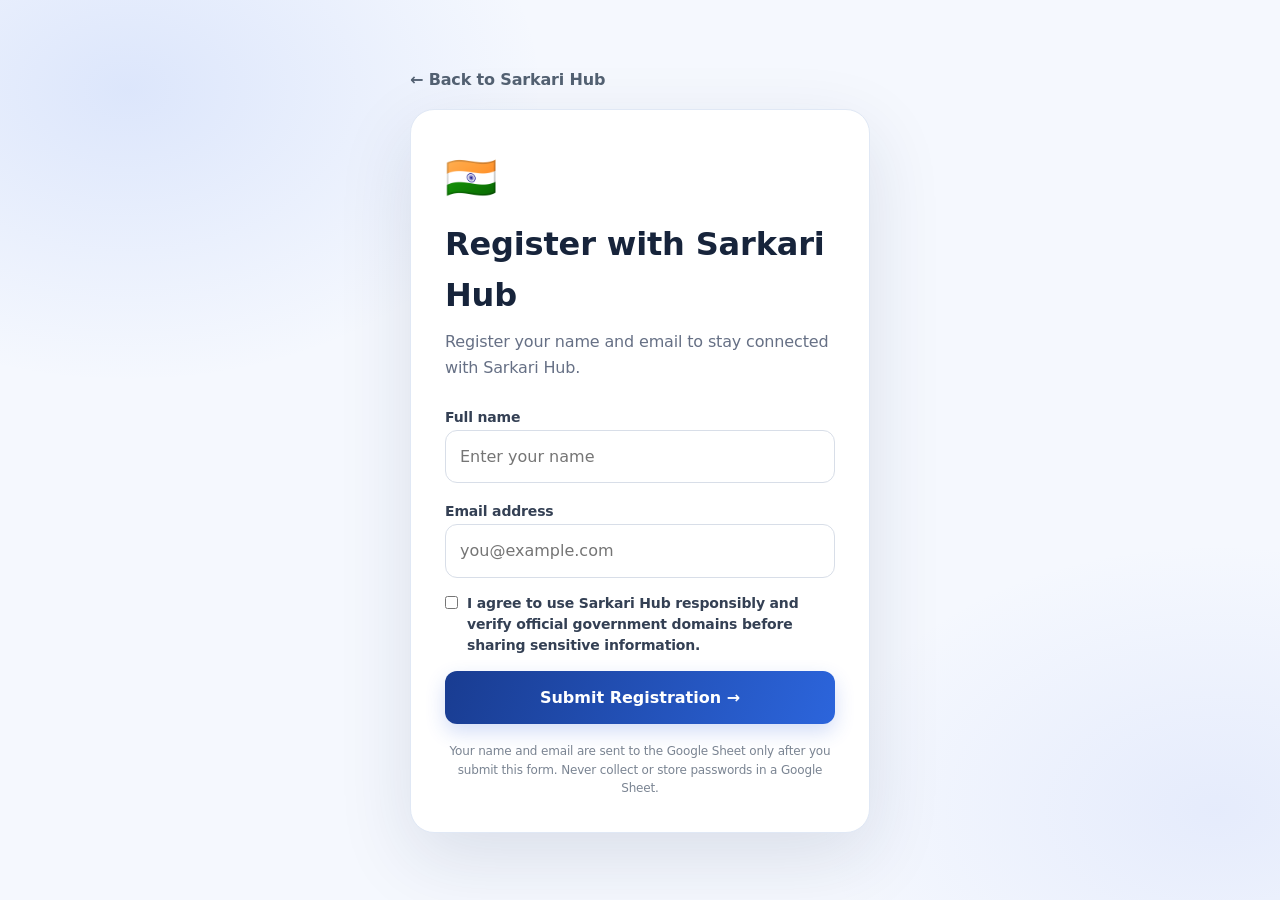
<file: signup.html>
<!DOCTYPE html>
<html lang="en">
<head>
  <meta charset="UTF-8">
  <meta name="viewport" content="width=device-width, initial-scale=1.0">
  <meta name="description" content="Create your Sarkari Hub account.">
  <title>Sign Up | Sarkari Hub</title>
  <link rel="stylesheet" href="style.css">
  <style>
    .signup-page{min-height:100vh;display:grid;place-items:center;padding:32px 18px;background:linear-gradient(135deg,#f7fafc,#eef4ff)}
    .signup-shell{width:min(100%,460px)}
    .signup-back{display:inline-flex;align-items:center;gap:7px;margin-bottom:16px;color:#526071;text-decoration:none;font-weight:700}
    .signup-card{background:#fff;border:1px solid #e4e9f0;border-radius:24px;padding:34px;box-shadow:0 20px 60px rgba(20,35,60,.10)}
    .signup-logo{font-size:42px;margin-bottom:8px}.signup-card h1{margin:0 0 8px;font-size:32px}.signup-card>p{margin:0 0 24px;color:#667085;line-height:1.6}
    .signup-form{display:grid;gap:15px}.signup-form label{font-size:14px;font-weight:800;color:#344054}.signup-form input{width:100%;box-sizing:border-box;padding:13px 14px;border:1px solid #d8dee8;border-radius:12px;font:inherit;outline:none}.signup-form input:focus{border-color:#2563eb;box-shadow:0 0 0 3px rgba(37,99,235,.10)}
    .signup-check{display:flex;gap:9px;align-items:flex-start;font-size:13px;color:#667085;line-height:1.5}.signup-check input{width:auto;margin-top:3px}.signup-btn{border:0;border-radius:12px;padding:14px;background:#111827;color:#fff;font:inherit;font-weight:800;cursor:pointer}.signup-btn:hover{opacity:.92}.signup-btn:disabled{opacity:.6;cursor:wait}
    .signup-message{display:none;padding:12px 14px;border-radius:12px;background:#ecfdf3;color:#067647;font-size:14px;font-weight:700;margin-bottom:15px}.signup-message.show{display:block}.signup-error{background:#fef2f2;color:#b42318}.signup-note{margin-top:18px;font-size:12px;color:#7a8492;line-height:1.55;text-align:center}
    body.dark .signup-page{background:#0b1220}.dark .signup-card{background:#111827;border-color:#263244}.dark .signup-card h1,.dark .signup-form label{color:#f3f4f6}.dark .signup-card>p,.dark .signup-back,.dark .signup-check,.dark .signup-note{color:#aab4c3}.dark .signup-form input{background:#0f172a;color:#fff;border-color:#334155}
    @media(max-width:520px){.signup-card{padding:25px 20px;border-radius:20px}.signup-card h1{font-size:28px}}
  </style>
</head>
<body>
  <main class="signup-page">
    <div class="signup-shell">
      <a class="signup-back" href="index.html">← Back to Sarkari Hub</a>
      <section class="signup-card">
        <div class="signup-logo">🇮🇳</div>
        <h1>Register with Sarkari Hub</h1>
        <p>Register your name and email to stay connected with Sarkari Hub.</p>
        <div id="signupMessage" class="signup-message"></div>
        <form id="signupForm" class="signup-form" novalidate>
          <div><label for="name">Full name</label><input id="name" name="name" type="text" placeholder="Enter your name" autocomplete="name" required></div>
          <div><label for="email">Email address</label><input id="email" name="email" type="email" placeholder="you@example.com" autocomplete="email" required></div>
          <label class="signup-check"><input id="terms" type="checkbox" required><span>I agree to use Sarkari Hub responsibly and verify official government domains before sharing sensitive information.</span></label>
          <button id="signupBtn" class="signup-btn" type="submit">Submit Registration →</button>
        </form>
        <div class="signup-note">Your name and email are sent to the Google Sheet only after you submit this form. Never collect or store passwords in a Google Sheet.</div>
      </section>
    </div>
  </main>
  <script>
    // After deploying your Google Apps Script Web App, paste its /exec URL below.
    const GOOGLE_SHEET_WEB_APP_URL = 'PASTE_YOUR_GOOGLE_APPS_SCRIPT_WEB_APP_URL_HERE';
    const form = document.getElementById('signupForm');
    const message = document.getElementById('signupMessage');
    const button = document.getElementById('signupBtn');

    function showMessage(text, error=false){
      message.textContent=text;
      message.className='signup-message show' + (error ? ' signup-error' : '');
    }

    form.addEventListener('submit', async (e)=>{
      e.preventDefault();
      if(!form.checkValidity()){form.reportValidity();return;}
      const name=document.getElementById('name').value.trim();
      const email=document.getElementById('email').value.trim();
      if(GOOGLE_SHEET_WEB_APP_URL.includes('PASTE_YOUR')){
        showMessage('Google Sheet connection is not configured yet. Add your Apps Script Web App URL in signup.html.',true);
        return;
      }
      button.disabled=true;
      button.textContent='Submitting...';
      try{
        const body=new URLSearchParams({name,email,source:'Sarkari Hub Sign Up'});
        await fetch(GOOGLE_SHEET_WEB_APP_URL,{method:'POST',mode:'no-cors',body});
        showMessage('Your registration was submitted. Thank you for joining Sarkari Hub! 🎉');
        form.reset();
      }catch(error){
        showMessage('Could not save your details right now. Please try again.',true);
      }finally{
        button.disabled=false;
        button.textContent='Submit Registration →';
      }
    });
  </script>
</body>
</html>
</file>
<file: style.css>
*{box-sizing:border-box;margin:0;padding:0}html{scroll-behavior:smooth}body{font-family:Inter,system-ui,-apple-system,Segoe UI,Roboto,sans-serif;background:#f6f8fc;color:#172033;line-height:1.6}a{text-decoration:none;color:inherit}.topbar{height:72px;background:rgba(255,255,255,.92);backdrop-filter:blur(14px);display:flex;align-items:center;justify-content:space-between;padding:0 6%;position:sticky;top:0;z-index:10;border-bottom:1px solid #e8ebf2}.brand{display:flex;align-items:center;gap:10px}.brand>span{font-size:30px}.brand strong{display:block;font-size:18px}.brand small{display:block;color:#778197;font-size:11px}.topbar nav{display:flex;align-items:center;gap:24px}.topbar nav a{font-size:14px;color:#596378;font-weight:600}.topbar nav a:hover{color:#155eef}.icon-btn{border:0;background:#eef2f8;border-radius:10px;padding:9px;cursor:pointer;font-size:16px}.hero{min-height:610px;padding:90px 7%;display:flex;align-items:center;justify-content:space-between;gap:50px;background:radial-gradient(circle at 85% 25%,#dceaff 0,transparent 32%),linear-gradient(135deg,#fff,#f3f7ff)}.hero-content{max-width:750px}.badge,.eyebrow{display:inline-block;color:#155eef;font-weight:800;font-size:12px;letter-spacing:1.2px}.badge{background:#e8f0ff;border:1px solid #d7e5ff;border-radius:99px;padding:7px 13px;letter-spacing:.3px}.hero h1{font-size:clamp(44px,7vw,76px);line-height:1.03;margin:20px 0 18px;letter-spacing:-3px}.hero h1 span{color:#155eef}.hero p{font-size:18px;color:#637087;max-width:650px}.search-wrap{display:flex;align-items:center;background:#fff;border:1px solid #dce2ec;box-shadow:0 14px 40px #1d4ed814;border-radius:16px;margin-top:30px;padding:0 15px;height:62px;max-width:680px}.search-wrap span{font-size:21px}.search-wrap input{flex:1;border:0;outline:0;font-size:16px;padding:0 12px;background:transparent;color:inherit}.search-wrap button{border:0;background:transparent;color:#99a1b2;cursor:pointer}.quick{display:flex;flex-wrap:wrap;gap:9px;margin-top:13px}.quick button{border:1px solid #dfe5ef;background:#fff;padding:7px 12px;border-radius:9px;cursor:pointer;color:#566176}.hero-card{width:340px;padding:28px 30px;border-radius:26px;background:#111827;color:#fff;box-shadow:0 25px 70px #11182735;text-align:center}.ecosystem-card{position:relative;overflow:hidden;min-height:350px;display:flex;flex-direction:column;justify-content:center}.ecosystem-card:before{content:"";position:absolute;width:180px;height:180px;border-radius:50%;background:#155eef33;filter:blur(8px);top:-80px;right:-70px}.card-label{position:relative;color:#8fb4ff;font-size:10px;font-weight:800;letter-spacing:1.7px;margin-bottom:16px}.ecosystem-card h2{position:relative;font-size:29px;line-height:1.15;margin-bottom:12px}.ecosystem-card h2 span{color:#6ea0ff}.ecosystem-card>p{position:relative;color:#aeb8ca;font-size:14px;margin:0 auto 20px}.hero-link{position:relative;display:inline-flex;align-self:center;background:#fff;color:#172033;padding:10px 15px;border-radius:10px;font-size:13px;font-weight:800;margin-bottom:24px}.stats{display:grid;grid-template-columns:repeat(3,1fr);border-top:1px solid #30394a;padding-top:20px;gap:10px}.stats b{display:block;font-size:20px}.stats small{font-size:10px;color:#aeb8ca}.notice{margin:35px 7% 10px;padding:17px 20px;background:#fff8e8;border:1px solid #ffe0a3;border-radius:16px;display:flex;gap:13px;color:#684d16}.notice span{font-size:22px}.notice p{font-size:13px;color:#77633a;margin-top:2px}.section{padding:70px 7%}.section.alt{background:#eef3fb}.section-head{display:flex;justify-content:space-between;align-items:end;gap:20px;margin-bottom:28px}.section h2{font-size:32px;line-height:1.2;margin-top:5px}.section-head select{padding:11px 14px;border:1px solid #d9e0eb;border-radius:10px;background:#fff}.service-grid{display:grid;grid-template-columns:repeat(4,1fr);gap:16px}.service-card{background:#fff;border:1px solid #e5e9f1;border-radius:17px;padding:20px;transition:.2s;display:flex;flex-direction:column;min-height:205px}.service-card:hover{transform:translateY(-4px);box-shadow:0 16px 35px #23365c12;border-color:#cbdafa}.service-icon{width:45px;height:45px;border-radius:12px;background:#edf3ff;display:grid;place-items:center;font-size:22px;margin-bottom:14px}.service-card h3{font-size:17px}.service-card p{font-size:13px;color:#707b8e;margin:5px 0 16px;flex:1}.service-card .open{display:inline-flex;justify-content:center;background:#155eef;color:#fff;padding:9px;border-radius:9px;font-size:13px;font-weight:700}.category-grid{display:grid;grid-template-columns:repeat(4,1fr);gap:15px;margin-top:25px}.category{padding:20px;background:#fff;border:1px solid #dde4ef;border-radius:15px;cursor:pointer}.category:hover{border-color:#a9c4ff}.category span{font-size:26px}.category h3{font-size:16px;margin-top:7px}.category p{font-size:12px;color:#7b8495}.projects-section{background:linear-gradient(180deg,#f8faff,#eef3fb)}.project-heading{align-items:flex-end}.project-heading p{color:#707b8e;font-size:14px;margin-top:8px}.project-grid{display:grid;grid-template-columns:repeat(4,1fr);gap:18px}.project-card{position:relative;background:rgba(255,255,255,.9);border:1px solid #dfe5ef;border-radius:20px;padding:24px;min-height:270px;display:flex;flex-direction:column;box-shadow:0 12px 35px #23365c0b;transition:.2s;overflow:hidden}.project-card:hover{transform:translateY(-5px);box-shadow:0 20px 45px #23365c15;border-color:#c6d7fb}.project-card:after{content:"";position:absolute;width:110px;height:110px;border-radius:50%;background:#e7efff;right:-45px;top:-45px}.featured-project{border-color:#b9d0ff;box-shadow:0 15px 40px #155eef12}.project-icon{width:52px;height:52px;border-radius:15px;background:#edf3ff;display:grid;place-items:center;font-size:25px;margin-bottom:18px;position:relative;z-index:1}.project-number{position:absolute;right:20px;top:20px;color:#9aa7bb;font-size:11px;font-weight:800;letter-spacing:1px}.project-card h3{font-size:20px;margin-bottom:7px}.project-card p{font-size:13px;color:#707b8e;flex:1}.project-btn{display:flex;justify-content:center;align-items:center;background:#155eef;color:#fff;border-radius:10px;padding:10px 12px;font-size:12px;font-weight:800;margin-top:20px;position:relative;z-index:1}.project-btn:hover{background:#0f4fd3}.state-card{display:flex;align-items:center;gap:20px;background:#fff;border:1px solid #e0e6f0;border-radius:18px;padding:25px;max-width:650px}.state-icon{font-size:48px}.state-card h3{font-size:22px}.state-card p{color:#707b8e}.state-card a{display:inline-block;margin-top:7px;color:#155eef;font-weight:700;font-size:13px}.help{margin:20px 7% 70px;border-radius:24px;background:#172033;color:#fff;display:flex;align-items:center;justify-content:space-between;gap:30px;padding:45px 50px}.help h2{margin-top:6px}.help p{color:#b7c0d0;margin-top:7px}.primary{border:0;background:#fff;color:#172033;padding:13px 19px;border-radius:11px;font-weight:800;cursor:pointer}.empty{text-align:center;padding:50px}.empty div{font-size:40px}.hidden{display:none!important}footer{background:#0d1422;color:#c0c8d6;padding:45px 7%;text-align:center}.footer-brand{color:#fff;font-size:19px}.footer-links{display:flex;justify-content:center;gap:20px;margin:18px 0;font-size:13px}.footer-links a:hover{color:#fff}footer p,footer small{font-size:12px;color:#8792a6}@media(max-width:1100px){.project-grid{grid-template-columns:repeat(2,1fr)}}@media(max-width:900px){.hero{padding:60px 5%;flex-direction:column;align-items:flex-start}.hero-card{width:100%;max-width:420px}.service-grid{grid-template-columns:repeat(2,1fr)}.category-grid{grid-template-columns:repeat(2,1fr)}.topbar{padding:0 5%}.topbar nav a{display:none}.section,.notice{margin-left:5%;margin-right:5%;padding-left:0;padding-right:0}.notice{padding:15px}}@media(max-width:520px){.hero h1{letter-spacing:-2px}.service-grid,.category-grid,.project-grid{grid-template-columns:1fr}.section{padding-top:50px;padding-bottom:50px}.section-head{align-items:flex-start;flex-direction:column}.help{padding:30px;flex-direction:column;align-items:flex-start}.state-card{align-items:flex-start}.brand small{display:none}.hero-card{padding:24px 20px}.ecosystem-card{min-height:320px}}
body.dark{background:#0b1220;color:#e8edf7}body.dark .topbar,body.dark .service-card,body.dark .category,body.dark .state-card,body.dark .search-wrap,body.dark .project-card{background:#111a2b;border-color:#253149}body.dark .topbar nav a,body.dark .service-card p,body.dark .category p,body.dark .state-card p,body.dark .project-card p,.dark .project-heading p{color:#9eabc0}body.dark .section.alt,.dark .projects-section{background:#0e1728}body.dark .notice{background:#302610}body.dark .quick button,.dark .icon-btn{background:#182238;color:#c7d1e3;border-color:#2a3852}body.dark .project-icon{background:#182844}body.dark .project-card:after{background:#172d52}


/* Sarkari Hub UI polish — accessible, responsive refinements */
:root{--sh-blue:#1746a2;--sh-accent:#2563eb;--sh-ink:#172033;--sh-muted:#64748b;--sh-border:#e2e8f0}
body{font-family:Inter,"Noto Sans",system-ui,-apple-system,"Segoe UI",sans-serif;letter-spacing:-.01em}
a,button,input,select{ -webkit-tap-highlight-color:transparent }
a:focus-visible,button:focus-visible,input:focus-visible,select:focus-visible,.category:focus-visible{outline:3px solid #f59e0b;outline-offset:3px}
.topbar{min-height:76px;height:auto;gap:18px;padding:12px clamp(18px,5vw,72px)}
.brand{flex-shrink:0}.brand strong{letter-spacing:-.035em;font-size:19px}.brand small{letter-spacing:.02em}
.topbar nav{gap:clamp(10px,1.6vw,23px);flex-wrap:wrap;justify-content:flex-end}
.topbar nav a{white-space:nowrap;transition:color .18s ease}
.signup-nav{background:#1746a2;color:#fff!important;padding:9px 14px;border-radius:10px}
.signup-nav:hover{background:#12377e}
.hero{padding:clamp(54px,7vw,92px) clamp(20px,7vw,100px);gap:clamp(28px,5vw,70px)}
.hero-content{flex:1;min-width:0}.hero h1{font-weight:800;letter-spacing:-.055em}
.hero h1 span{background:linear-gradient(100deg,#1746a2,#3b82f6);-webkit-background-clip:text;background-clip:text;color:transparent}
.hero p{line-height:1.8}.search-wrap{width:100%;border-radius:14px;transition:border-color .2s,box-shadow .2s}
.search-wrap:focus-within{border-color:#7da7ff;box-shadow:0 0 0 4px #2563eb18,0 14px 40px #1d4ed814}
.search-wrap input{min-width:0}.quick button{transition:background .18s,border-color .18s,color .18s}
.quick button:hover{background:#eff6ff;border-color:#b9d0ff;color:#1746a2}
.hero-card{flex-shrink:0}.section{padding:clamp(48px,6vw,76px) clamp(20px,7vw,100px);scroll-margin-top:95px}
.section h2{letter-spacing:-.04em;font-weight:800}.eyebrow{font-size:11px;letter-spacing:.14em}
.notice{margin:26px clamp(20px,7vw,100px) 0;box-shadow:0 8px 24px #26344b08}
.service-grid{grid-template-columns:repeat(auto-fit,minmax(min(100%,235px),1fr));gap:18px}
.service-card{border-radius:18px;padding:23px;min-height:220px;box-shadow:0 5px 18px #23365c06}
.service-card:hover{transform:translateY(-3px);box-shadow:0 16px 32px #23365c12}
.service-card .open{margin-top:10px;min-height:42px;align-items:center}
.category-grid{grid-template-columns:repeat(auto-fit,minmax(min(100%,220px),1fr));gap:16px}
.category{border-radius:17px;min-height:145px;transition:transform .18s,border-color .18s,box-shadow .18s}
.category:hover{transform:translateY(-3px);box-shadow:0 12px 25px #23365c0b}
.project-grid{grid-template-columns:repeat(auto-fit,minmax(min(100%,250px),1fr));gap:20px}
.project-card{min-height:255px;border-radius:21px;padding:26px}
.project-btn{min-height:44px;font-size:13px}
.state-card{box-shadow:0 8px 26px #23365c08}
#stateSelect{max-width:100%;min-height:44px}
.help{margin:12px clamp(20px,7vw,100px) 70px;padding:clamp(26px,4vw,48px);scroll-margin-top:95px}
.primary{min-height:46px;background:#fff;color:#1746a2;transition:transform .18s,background .18s}
.primary:hover{background:#edf4ff;transform:translateY(-1px)}
footer{padding:48px 20px 35px}footer a{padding:6px}footer a:focus-visible{outline-color:#fbbf24}
@media(max-width:900px){
 .topbar{align-items:flex-start;flex-direction:column;gap:10px}
 .topbar nav{width:100%;justify-content:flex-start;flex-wrap:nowrap;overflow-x:auto;overflow-y:hidden;padding:2px 0 8px;gap:16px;scrollbar-width:thin}
 .topbar nav a{display:inline-flex;font-size:13px}
 .topbar nav .signup-nav{display:inline-flex}
 .topbar nav .icon-btn{flex:0 0 auto}
 .hero{min-height:unset;align-items:stretch}
 .hero-card{width:100%;max-width:none}
 .section{margin:0;padding-left:5%;padding-right:5%}
 .notice{margin-left:5%;margin-right:5%}
 .help{margin-left:5%;margin-right:5%}
}
@media(max-width:520px){
 .topbar{padding:12px 16px}
 .brand>span{font-size:27px}
 .brand strong{font-size:18px}
 .hero{padding:45px 18px 38px;gap:28px}
 .hero h1{font-size:clamp(40px,12vw,56px);letter-spacing:-.055em}
 .hero p{font-size:16px}
 .search-wrap{height:56px;padding:0 10px}
 .search-wrap input{font-size:14px;padding:0 8px}
 .quick{gap:7px}.quick button{font-size:12px;padding:8px 10px}
 .section{padding-top:44px;padding-bottom:44px}
 .section h2{font-size:28px}
 .service-grid,.category-grid,.project-grid{grid-template-columns:1fr}
 .service-card{min-height:unset}
 .category{min-height:unset}
 .project-card{min-height:235px}
 .notice{align-items:flex-start;padding:14px;margin-top:18px}
 .help{margin-top:0;margin-bottom:42px;padding:25px 21px}
 .footer-links{flex-wrap:wrap;gap:8px 14px}
}
@media(prefers-reduced-motion:reduce){html{scroll-behavior:auto}*,*::before,*::after{transition:none!important;animation:none!important}}

/* Sarkari Hub: recruitment sections, language control and responsive refinements */
.nav-pill{border:1px solid #d8e2f3;background:#edf4ff;color:#1746a2;padding:9px 12px;border-radius:10px;font-weight:800;cursor:pointer}
.section-symbol{font-size:28px;background:#e4edff;border-radius:14px;padding:10px}.card-meta{font-size:10px;text-transform:uppercase;letter-spacing:.08em;font-weight:800;color:#5471a4;margin:0 0 5px}
.service-grid{grid-template-columns:repeat(auto-fit,minmax(min(100%,235px),1fr))}
.service-card{min-width:0}.service-card .open{margin-top:auto;min-height:42px;align-items:center}
#jobs,#results,#admit-cards,#services,#categories,#states,#projects,#help{scroll-margin-top:100px}
#searchForm .search-submit{background:#155eef;color:white;border:0;border-radius:9px;padding:10px 13px;font-size:13px;font-weight:800;cursor:pointer}
#searchForm .search-submit:hover{background:#0f4fd3}
body.dark .soft-section{background:#0e1728}body.dark .nav-pill{background:#182844;color:#cfe0ff;border-color:#2b4165}body.dark .section-symbol{background:#182844}body.dark .card-meta{color:#9cbcff}
@media(max-width:900px){.topbar nav{flex-wrap:nowrap;overflow-x:auto;justify-content:flex-start;padding-bottom:7px}.topbar nav a{display:inline-flex;white-space:nowrap}.topbar nav .nav-pill{flex:0 0 auto}.hero{align-items:stretch}.hero-card{width:100%;max-width:none}}
@media(max-width:520px){.service-grid,.category-grid,.project-grid{grid-template-columns:1fr}.section-symbol{font-size:23px}.topbar nav{gap:13px}.topbar nav a{font-size:12px}}


/* Premium visual refresh — Oct 2026 */
:root{
  --sh-navy:#101d3a;
  --sh-blue:#2457d6;
  --sh-sky:#76a8ff;
  --sh-text:#17243b;
  --sh-muted:#66758f;
  --sh-line:#e1e8f3;
}
body:not(.dark){
  color:var(--sh-text);
  background:
    radial-gradient(ellipse at 8% 2%,rgba(75,126,232,.08),transparent 28rem),
    radial-gradient(ellipse at 92% 20%,rgba(99,102,241,.06),transparent 24rem),
    #f7f9fd;
}
body:not(.dark) .topbar{
  background:rgba(255,255,255,.88);
  border-bottom:1px solid rgba(218,227,241,.9);
  box-shadow:0 8px 28px rgba(20,38,74,.035);
  backdrop-filter:blur(20px);
}
body:not(.dark) .hero{
  position:relative;
  isolation:isolate;
  overflow:hidden;
  background:
    radial-gradient(ellipse at 84% 12%,rgba(80,133,255,.22),transparent 30%),
    radial-gradient(ellipse at 58% 110%,rgba(41,86,195,.12),transparent 40%),
    linear-gradient(125deg,#f9fbff 0%,#edf3ff 52%,#f8faff 100%);
}
body:not(.dark) .hero:after{
  content:"";
  position:absolute;
  z-index:-1;
  width:360px;height:360px;
  right:28%;bottom:-280px;
  border:1px solid rgba(37,87,214,.12);
  border-radius:50%;
  box-shadow:0 0 0 35px rgba(37,87,214,.025),0 0 0 75px rgba(37,87,214,.02);
  pointer-events:none;
}
body:not(.dark) .badge{
  background:rgba(255,255,255,.8);
  border-color:#d6e3ff;
  color:#214db3;
  box-shadow:0 4px 14px rgba(36,87,214,.06);
}
body:not(.dark) .hero h1{color:#132344;text-wrap:balance}
body:not(.dark) .hero p{color:#5d6c85}
body:not(.dark) .search-wrap{
  border-color:#dbe4f2;
  box-shadow:0 18px 45px rgba(29,56,108,.09),0 2px 6px rgba(29,56,108,.03);
  background:rgba(255,255,255,.94);
}
body:not(.dark) .quick button{
  background:rgba(255,255,255,.76);
  border-color:#dce5f3;
  color:#40516e;
}
body:not(.dark) .hero-card{
  background:linear-gradient(145deg,#101d3a,#172d55 60%,#1c3c70);
  border:1px solid rgba(255,255,255,.15);
  box-shadow:0 28px 70px rgba(20,39,82,.24);
}
body:not(.dark) .hero-link{
  background:linear-gradient(120deg,#fff,#eaf1ff);
  color:#193b85;
  box-shadow:0 7px 20px rgba(0,0,0,.12);
}
body:not(.dark) .notice{
  background:linear-gradient(110deg,#fffaf0,#fffdf8);
  border-color:#f3e2bd;
  border-radius:18px;
}
body:not(.dark) .section.alt{
  background:linear-gradient(180deg,#f0f4fb,#f6f8fc);
}
body:not(.dark) .section h2{color:#162746}
body:not(.dark) .eyebrow{color:#315bc2}
body:not(.dark) .service-card,
body:not(.dark) .category,
body:not(.dark) .state-card{
  background:rgba(255,255,255,.92);
  border-color:#e1e8f2;
  box-shadow:0 7px 24px rgba(22,43,83,.035);
}
body:not(.dark) .service-card:hover,
body:not(.dark) .category:hover{
  border-color:#b9cdf9;
  box-shadow:0 18px 40px rgba(35,71,143,.10);
}
body:not(.dark) .service-icon,
body:not(.dark) .project-icon{
  background:linear-gradient(145deg,#edf3ff,#e4ecff);
  color:#234fba;
}
body:not(.dark) .service-card .open,
body:not(.dark) .project-btn{
  background:linear-gradient(110deg,#2457d6,#3676ef);
  box-shadow:0 6px 15px rgba(36,87,214,.15);
  transition:transform .18s ease,box-shadow .18s ease,filter .18s ease;
}
body:not(.dark) .service-card .open:hover,
body:not(.dark) .project-btn:hover{
  filter:brightness(1.04);
  transform:translateY(-1px);
  box-shadow:0 9px 20px rgba(36,87,214,.22);
}
body:not(.dark) .projects-section{
  background:
    radial-gradient(ellipse at 90% 10%,rgba(70,118,228,.08),transparent 28rem),
    linear-gradient(180deg,#f6f8fd,#edf2fb);
}
body:not(.dark) .project-card{
  background:rgba(255,255,255,.88);
  border-color:#e0e7f2;
  box-shadow:0 10px 30px rgba(24,46,87,.055);
}
body:not(.dark) .featured-project{
  border-color:#b7cbf8;
  box-shadow:0 16px 38px rgba(36,87,214,.10);
}
body:not(.dark) .section-symbol{
  color:#244fb0;
  background:linear-gradient(145deg,#edf3ff,#e0eaff);
}
body:not(.dark) .help{
  background:
    radial-gradient(ellipse at 92% 0%,rgba(85,137,255,.22),transparent 34%),
    linear-gradient(125deg,#101d3a,#18335f);
  border:1px solid rgba(255,255,255,.12);
  box-shadow:0 22px 50px rgba(18,36,75,.16);
}
body:not(.dark) .help .eyebrow{color:#a9c5ff}
body:not(.dark) .primary{box-shadow:0 8px 20px rgba(0,0,0,.13)}
body:not(.dark) footer{
  background:linear-gradient(145deg,#0b1428,#101f3d);
  border-top:1px solid #243657;
}
body:not(.dark) .signup-page{
  background:
    radial-gradient(ellipse at 10% 10%,rgba(79,127,237,.15),transparent 26rem),
    radial-gradient(ellipse at 95% 90%,rgba(115,145,237,.12),transparent 25rem),
    #f5f8fe;
}
body:not(.dark) .signup-card{
  border-color:#e0e8f5;
  box-shadow:0 25px 75px rgba(22,43,83,.12);
}
body:not(.dark) .signup-btn{
  background:linear-gradient(110deg,#193c91,#2c65dc);
  box-shadow:0 8px 20px rgba(36,87,214,.2);
}
button, a, .service-card, .category, .project-card{touch-action:manipulation}
@media(max-width:900px){
  body:not(.dark) .hero:after{right:-100px}
  body:not(.dark) .topbar{box-shadow:0 5px 20px rgba(20,38,74,.04)}
}
@media(prefers-reduced-motion:reduce){
  *,*::before,*::after{scroll-behavior:auto!important;transition:none!important}
}


/* Premium visual refresh — October 2026 */
:root{
  --sh-ink:#101b32;
  --sh-muted:#62718a;
  --sh-blue:#1746a2;
  --sh-accent:#3478f6;
  --sh-line:#dfe7f3;
  --sh-surface:#ffffff;
}
html{scroll-padding-top:110px}
body{
  color:var(--sh-ink);
  background:
    radial-gradient(ellipse at 10% 0%,rgba(80,130,235,.09),transparent 35%),
    radial-gradient(ellipse at 95% 22%,rgba(34,184,190,.07),transparent 30%),
    #f5f8fd;
  font-feature-settings:"kern","liga";
  -webkit-font-smoothing:antialiased;
}
.topbar{
  background:rgba(255,255,255,.86);
  border-bottom:1px solid rgba(209,220,238,.8);
  box-shadow:0 8px 30px rgba(22,43,83,.035);
}
.brand>span{
  display:grid;place-items:center;width:46px;height:46px;
  background:linear-gradient(145deg,#e7efff,#fff);border:1px solid #d9e5fb;
  border-radius:15px;box-shadow:0 5px 14px rgba(23,70,162,.08);
}
.brand strong{color:#122344}
.brand small{color:#73819a}
.topbar nav a{transition:color .2s ease,background .2s ease}
.topbar nav a:hover{color:#1746a2}
.hero{
  position:relative;isolation:isolate;overflow:hidden;
  background:
    radial-gradient(ellipse at 82% 15%,rgba(112,157,255,.23),transparent 34%),
    radial-gradient(ellipse at 65% 100%,rgba(84,202,204,.11),transparent 35%),
    linear-gradient(135deg,#fff 0%,#f4f7ff 55%,#edf4ff 100%);
  border-bottom:1px solid rgba(214,225,243,.8);
}
.hero:before{
  content:"";position:absolute;inset:0;z-index:-1;pointer-events:none;opacity:.28;
  background-image:radial-gradient(#91a8d0 0.7px,transparent .7px);
  background-size:22px 22px;
  mask-image:linear-gradient(90deg,transparent 25%,#000 100%);
}
.badge{
  color:#1746a2;background:rgba(232,240,255,.88);
  border:1px solid #d4e2ff;box-shadow:0 4px 14px rgba(23,70,162,.05);
}
.hero h1{color:#111f3b;text-wrap:balance}
.hero h1 span{
  background:linear-gradient(100deg,#1746a2 10%,#3478f6 60%,#168fbd);
  -webkit-background-clip:text;background-clip:text;color:transparent;
}
.hero p{color:#586984;line-height:1.85}
.search-wrap{
  border-color:#d6e0f0;box-shadow:0 16px 42px rgba(27,61,120,.09);
}
.search-wrap input::placeholder{color:#94a0b3}
.quick button{
  border-color:#dce5f2;background:rgba(255,255,255,.85);
  font-weight:650;transition:all .18s ease;
}
.quick button:hover{transform:translateY(-1px);box-shadow:0 5px 14px rgba(23,70,162,.08)}
.hero-card{
  background:linear-gradient(145deg,#142543 0%,#101a2e 62%,#173765 100%);
  border:1px solid rgba(139,174,240,.22);
  box-shadow:0 28px 75px rgba(15,35,72,.22);
}
.ecosystem-card:before{
  background:radial-gradient(circle,#4d8dff66,transparent 70%);
  filter:blur(3px);
}
.hero-link{box-shadow:0 8px 22px rgba(0,0,0,.13);transition:transform .2s,background .2s}
.hero-link:hover{transform:translateY(-2px);background:#eaf1ff}
.stats b{letter-spacing:-.04em}
.notice{
  background:linear-gradient(110deg,#fffaf0,#fffdf8);
  border-color:#f1dfb7;border-radius:18px;
}
.section h2{color:#142341;text-wrap:balance}
.eyebrow{color:#4772bf}
.section.alt{background:linear-gradient(180deg,#eef3fb 0%,#f3f6fc 100%)}
.service-card,.category,.project-card,.state-card{
  background:rgba(255,255,255,.94);
  border-color:#e0e7f2;
  box-shadow:0 7px 24px rgba(22,43,83,.045);
}
.service-card{position:relative;overflow:hidden}
.service-card:before{
  content:"";position:absolute;left:0;top:0;width:100%;height:3px;
  background:linear-gradient(90deg,#1746a2,#5a9bff,#54c8c2);
  opacity:0;transition:opacity .2s ease;
}
.service-card:hover:before{opacity:1}
.service-card:hover,.project-card:hover,.category:hover{
  border-color:#c6d7f4;box-shadow:0 18px 38px rgba(22,55,112,.09);
}
.service-icon{
  background:linear-gradient(145deg,#e8f0ff,#f4f8ff);
  border:1px solid #e0eaff;
}
.service-card h3,.project-card h3,.category h3{color:#172746;letter-spacing:-.025em}
.service-card p,.project-card p,.category p{color:#697992;line-height:1.7}
.service-card .open,.project-btn{
  background:linear-gradient(100deg,#1746a2,#2869df);
  box-shadow:0 5px 13px rgba(23,70,162,.13);
  transition:transform .18s,box-shadow .18s,filter .18s;
}
.service-card .open:hover,.project-btn:hover{
  background:linear-gradient(100deg,#12377e,#1746a2);
  box-shadow:0 8px 18px rgba(23,70,162,.2);
  transform:translateY(-1px);
}
.category{transition:transform .2s,border-color .2s,box-shadow .2s}
.project-card{background:linear-gradient(150deg,rgba(255,255,255,.98),rgba(247,250,255,.96))}
.featured-project{border-color:#b7cdf8;background:linear-gradient(150deg,#fff,#f0f5ff)}
.project-icon{box-shadow:inset 0 0 0 1px rgba(23,70,162,.04)}
.section-symbol{color:#1746a2;background:linear-gradient(145deg,#e4edff,#f3f7ff)}
.state-card{border-radius:20px}
.state-card a{color:#245fd0}
.help{
  position:relative;overflow:hidden;
  background:radial-gradient(ellipse at 95% 5%,rgba(74,126,228,.24),transparent 35%),
             linear-gradient(120deg,#111d33,#172d50);
  box-shadow:0 22px 50px rgba(16,33,65,.16);
}
.help:after{
  content:"";position:absolute;right:-55px;bottom:-105px;width:240px;height:240px;
  border:1px solid rgba(255,255,255,.09);border-radius:50%;pointer-events:none;
  box-shadow:0 0 0 28px rgba(255,255,255,.025),0 0 0 58px rgba(255,255,255,.02);
}
.help h2{color:#fff}
.help .eyebrow{color:#a9c7ff}
.primary{position:relative;z-index:1;box-shadow:0 8px 22px rgba(0,0,0,.14)}
footer{
  background:linear-gradient(145deg,#0b1322,#111f37);
  border-top:1px solid rgba(130,159,210,.16);
}
.footer-brand{letter-spacing:-.02em}
footer p{margin-top:8px}
.footer-links a{color:#aebbd0;transition:color .18s}
.footer-links a:hover{color:#fff}
body.dark{
  background:
    radial-gradient(ellipse at 10% 0%,rgba(52,120,246,.11),transparent 35%),
    #0a1120;
  color:#e8eefb;
}
body.dark .topbar{background:rgba(12,21,38,.91);border-color:#24324b}
body.dark .brand strong,body.dark .section h2,body.dark .service-card h3,
body.dark .project-card h3,body.dark .category h3{color:#eaf0ff}
body.dark .brand>span{background:#172641;border-color:#2c4164}
body.dark .hero{
  background:radial-gradient(ellipse at 82% 15%,rgba(52,120,246,.18),transparent 34%),
  linear-gradient(135deg,#101a2d,#0c1628);
  border-color:#24324b;
}
body.dark .hero h1{color:#f3f6ff}
body.dark .hero p,body.dark .service-card p,body.dark .project-card p,
body.dark .category p,body.dark .state-card p{color:#a9b7ce}
body.dark .section.alt,body.dark .projects-section{background:linear-gradient(180deg,#0d1728,#0a1221)}
body.dark .service-card,body.dark .category,body.dark .state-card,body.dark .project-card{
  background:rgba(17,28,47,.96);border-color:#283750;
  box-shadow:0 8px 24px rgba(0,0,0,.12);
}
body.dark .featured-project{background:linear-gradient(145deg,#142442,#111d32)}
body.dark .notice{background:#282316;border-color:#574722;color:#f2e3bd}
body.dark .notice p{color:#d0bd8b}
body.dark .quick button{background:#15233a;color:#d5e2fa;border-color:#2c3d59}
body.dark .service-icon,body.dark .project-icon{background:#192b49;border-color:#2c4164}
body.dark .search-wrap{background:#101b2e;border-color:#2b3a55}
body.dark .search-wrap input{color:#f1f5ff}
body.dark .section-symbol{background:#1a2c49;color:#a8c6ff}
@media(max-width:900px){
  .hero:before{mask-image:linear-gradient(180deg,transparent 0%,#000 100%)}
}
@media(max-width:520px){
  .brand>span{border-radius:13px}
  .hero-card{box-shadow:0 18px 45px rgba(15,35,72,.2)}
  .notice{box-shadow:none}
}


/* Premium motion layer — subtle, fast, and accessible */
html{scroll-behavior:smooth}
@keyframes shFadeUp{from{opacity:0;transform:translate3d(0,22px,0)}to{opacity:1;transform:translate3d(0,0,0)}}
@keyframes shFadeIn{from{opacity:0}to{opacity:1}}
@keyframes shFloat{0%,100%{transform:translateY(0)}50%{transform:translateY(-7px)}}
@keyframes shGlow{0%,100%{box-shadow:0 0 0 rgba(52,120,246,0)}50%{box-shadow:0 10px 30px rgba(52,120,246,.12)}}
.hero h1{animation:shFadeUp .72s cubic-bezier(.2,.7,.2,1) both}
.hero p{animation:shFadeUp .72s .1s cubic-bezier(.2,.7,.2,1) both}
.hero .primary,.hero .hero-card{animation:shFadeUp .8s .18s cubic-bezier(.2,.7,.2,1) both}
.brand>span{animation:shFloat 5s ease-in-out infinite}
.service-card,.project-card,.category,.state-card,.notice,.section-symbol{
  transition:transform .24s ease,box-shadow .24s ease,border-color .24s ease,background-color .24s ease;
}
.service-card:hover,.project-card:hover,.category:hover,.state-card:hover{
  transform:translateY(-5px);
  box-shadow:0 18px 38px rgba(24,54,105,.12);
}
.service-card:focus-visible,.project-card:focus-visible,.category:focus-visible,.state-card:focus-visible,
a:focus-visible,button:focus-visible{
  outline:3px solid rgba(52,120,246,.65);outline-offset:3px;
}
.primary,.quick button,.topbar a{transition:transform .2s ease,filter .2s ease,box-shadow .2s ease}
.primary:hover,.quick button:hover{filter:brightness(1.04);transform:translateY(-2px)}
.reveal-on-scroll{opacity:0;transform:translateY(18px);transition:opacity .6s ease,transform .6s cubic-bezier(.2,.7,.2,1)}
.reveal-on-scroll.is-visible{opacity:1;transform:translateY(0)}
@media(prefers-reduced-motion:reduce){
  html{scroll-behavior:auto}
  *,*::before,*::after{animation-duration:.01ms!important;animation-iteration-count:1!important;transition-duration:.01ms!important;scroll-behavior:auto!important}
  .reveal-on-scroll{opacity:1;transform:none}
}

/* Premium usability upgrades */
:root{color-scheme:light}
.topbar nav{flex-wrap:wrap;justify-content:flex-end}
.nav-pill{border:1px solid #dce5f5;background:#f4f7ff;color:#155eef;border-radius:999px;padding:9px 13px;font:inherit;font-size:12px;font-weight:800;cursor:pointer;transition:transform .2s,background .2s}
.nav-pill:hover{transform:translateY(-2px);background:#e7efff}
.service-card{position:relative;overflow:hidden}
.service-card .save-link{display:inline-flex;align-items:center;justify-content:center;margin:10px 0 0 8px;padding:8px 11px;border:1px solid #d9e3f5;border-radius:10px;background:#f7f9ff;color:#155eef;font:inherit;font-size:12px;font-weight:800;cursor:pointer}
.service-card .save-link[aria-pressed="true"]{background:#e8f7ee;color:#067647;border-color:#b7e4c7}
.card-meta{display:inline-block;margin-bottom:6px;color:#64748b;font-size:11px;font-weight:800;letter-spacing:.04em;text-transform:uppercase}
.saved-empty{padding:18px 0;color:#64748b}
#savedGrid:empty{display:none}
#savedGrid .service-card .remove-saved{background:#fff7ed;color:#9a3412;border-color:#fed7aa}
button:focus-visible,a:focus-visible,input:focus-visible,select:focus-visible{outline:3px solid #93c5fd;outline-offset:3px}
@media(max-width:900px){.topbar{height:auto;min-height:72px;align-items:flex-start;gap:12px;padding:14px 5%;flex-wrap:wrap}.topbar nav{gap:8px}.topbar nav a{font-size:12px}.nav-pill{padding:7px 10px}}
@media(max-width:560px){.topbar nav{justify-content:flex-start;width:100%}.hero{padding-top:54px;padding-bottom:54px}.service-card .save-link{margin-left:0}.section-head{gap:14px}}
@media print{.topbar,footer,.save-link,.nav-pill,.hero-link{display:none!important}}
</file>
